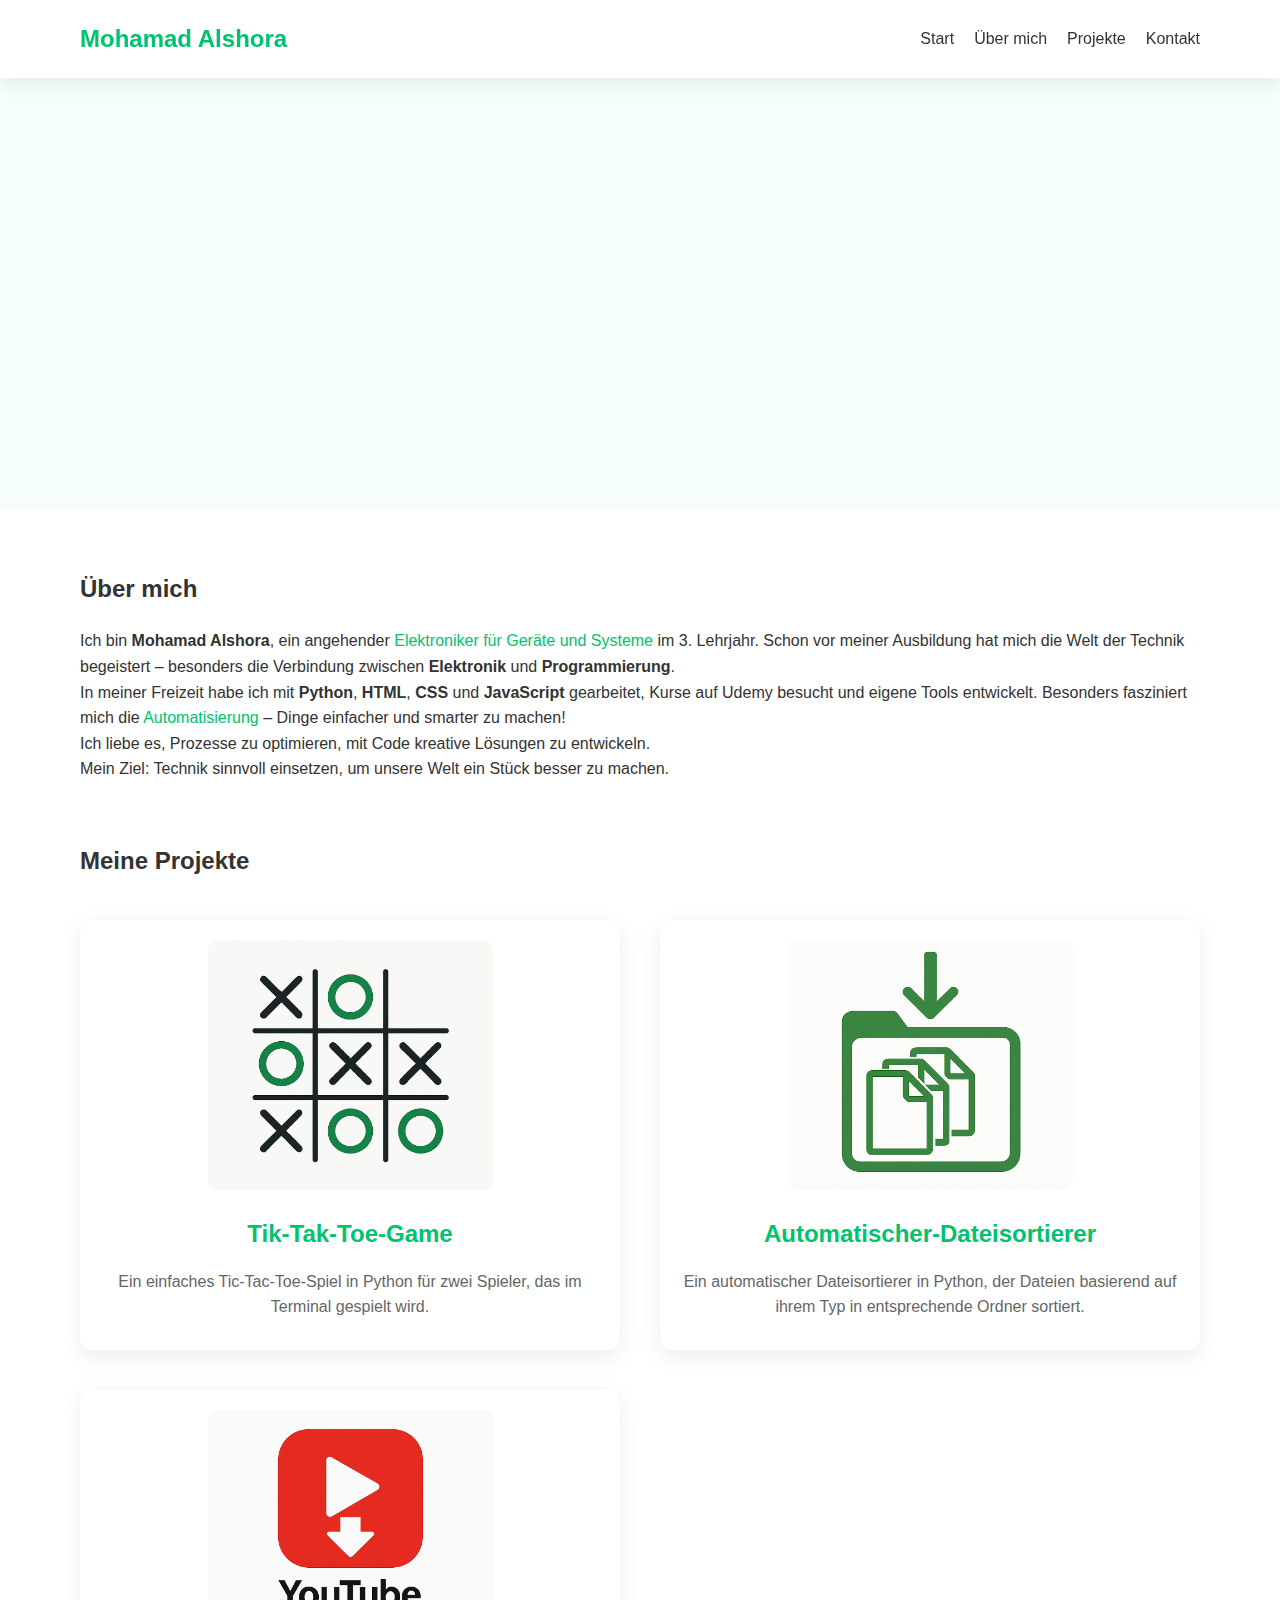
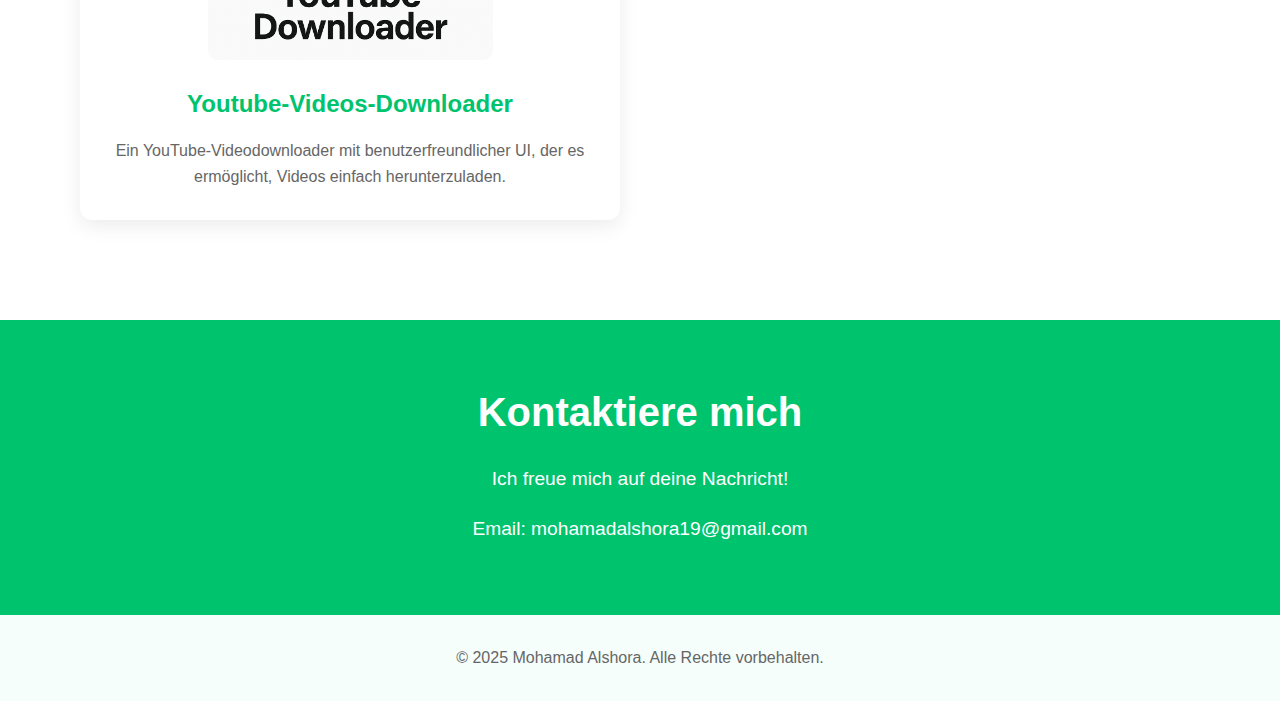
<file: index.html>
<!DOCTYPE html>
<html lang="de">
<head>
    <meta charset="UTF-8">
    <meta name="viewport" content="width=device-width, initial-scale=1.0">
    <meta name="description" content="Portfolio von Mohamad Alshora – kreative Python-Projekte.">
    <title>Mohamad Alshora</title>
    <link rel="stylesheet" href="styles.css">
</head>
<body>
    <!-- Header mit Navbar -->
    <header>
        <nav class="navbar">
            <div class="container">
                <a href="#home" class="logo">Mohamad Alshora</a>
                <ul class="nav-links">
                    <li><a href="#home">Start</a></li>
                    <li><a href="#about-me">Über mich</a></li>
                    <li><a href="#projects">Projekte</a></li>
                    <li><a href="#contact">Kontakt</a></li>
                </ul>
            </div>
        </nav>
    </header>
    
    <main>
        <!-- Home Section -->
        <section id="home">
            <div class="container home-content">
                <div class="text-content fade-in">
                    <h1><span class="highlight">Hallo!</span> Ich bin <span class="green-text">Mohamad</span></h1>
                    <p>Ich entwickle und programmiere gern kreative Projekte.</p>
                    <div class="buttons">
                        <a href="#projects" class="btn primary">Projekte ansehen</a>
                        <a href="#contact" class="btn secondary">Kontakt aufnehmen</a>
                    </div>
                </div>
                <div class="image-container fade-in">
                    <div class="shadow-box"></div> 
                    <div class="background-box"></div>
                    <img src="bilder/bild.png" alt="Profilbild" class="profile-overlap">
                </div>                       
            </div>
        </section>

        <!-- Über Mich Section -->
        <section id="about-me">
            <div class="container">
                <h2>Über mich</h2>
                <div class="about-grid">
                    <div class="about-text">
                        <p>Ich bin <strong>Mohamad Alshora</strong>, ein angehender <span class="green-text">Elektroniker für Geräte und Systeme</span> im 3. Lehrjahr. Schon vor meiner Ausbildung hat mich die Welt der Technik begeistert – besonders die Verbindung zwischen <strong>Elektronik</strong> und <strong>Programmierung</strong>.</p>
                        <p>In meiner Freizeit habe ich mit <strong>Python</strong>, <strong>HTML</strong>, <strong>CSS</strong> und <strong>JavaScript</strong> gearbeitet, Kurse auf Udemy besucht und eigene Tools entwickelt. Besonders fasziniert mich die <span class="green-text">Automatisierung</span> – Dinge einfacher und smarter zu machen!</p>
                        <p>Ich liebe es, Prozesse zu optimieren, mit Code kreative Lösungen zu entwickeln.</p>
                        <p>Mein Ziel: Technik sinnvoll einsetzen, um unsere Welt ein Stück besser zu machen.</p>
                    </div>
                </div>
            </div>
        </section>

        <!-- Projekte Section -->
        <section id="projects">
            <div class="container">
                <h2>Meine Projekte</h2>
                <div class="projects-grid">
                    <!-- Projekt 1 -->
                    <div class="project-box">
                        <a href="sites/Tik-Tak-Toe">
                            <div class="project-image">
                                <img src="bilder/X-O-Game.png" alt="Projektbild 1">
                                <img src="bilder/Tik-Tak-toe.gif" alt="Projektvorschau 1" class="gif-preview">
                            </div>
                            <h3>Tik-Tak-Toe-Game</h3>
                            <p>Ein einfaches Tic-Tac-Toe-Spiel in Python für zwei Spieler, das im Terminal gespielt wird.</p>
                        </a>
                    </div>
        
                    <!-- Projekt 2 -->
                    <div class="project-box">
                        <a href="sites/Dateisotierer">
                            <div class="project-image">
                                <img src="bilder/Automatische-Dateisortierer.png" alt="Projektbild 2">
                                <img src="bilder/Dateisortierer.gif" alt="Projektvorschau 2" class="gif-preview">
                            </div>
                            <h3>Automatischer-Dateisortierer</h3>
                            <p>Ein automatischer Dateisortierer in Python, der Dateien basierend auf ihrem Typ in entsprechende Ordner sortiert.</p>
                        </a>
                    </div>
        
                    <!-- Projekt 3 -->
                    <div class="project-box">
                        <a href="sites/YT-Downloader">
                            <div class="project-image">
                                <img src="bilder/yt-downloader.png" alt="Projektbild 3">
                                <img src="bilder/yt-downloader.gif" alt="Projektvorschau 3" class="gif-preview">
                            </div>
                            <h3>Youtube-Videos-Downloader</h3>
                            <p>Ein YouTube-Videodownloader mit benutzerfreundlicher UI, der es ermöglicht, Videos einfach herunterzuladen.</p>
                        </a>
                    </div>
                </div>
            </div>
        </section>

        <!-- Kontakt Section -->
        <section id="contact">
            <div class="container">
                <h2>Kontaktiere mich</h2>
                <p>Ich freue mich auf deine Nachricht!</p>
                <ul>
                    <li>Email: mohamadalshora19@gmail.com</li>
                </ul>
            </div>
        </section>
    </main>
    
    <footer>
        <div class="container">
            <p>&copy; 2025 Mohamad Alshora. Alle Rechte vorbehalten.</p>
        </div>
    </footer>

    <script src="script.js"></script>
</body>
</html>
</file>
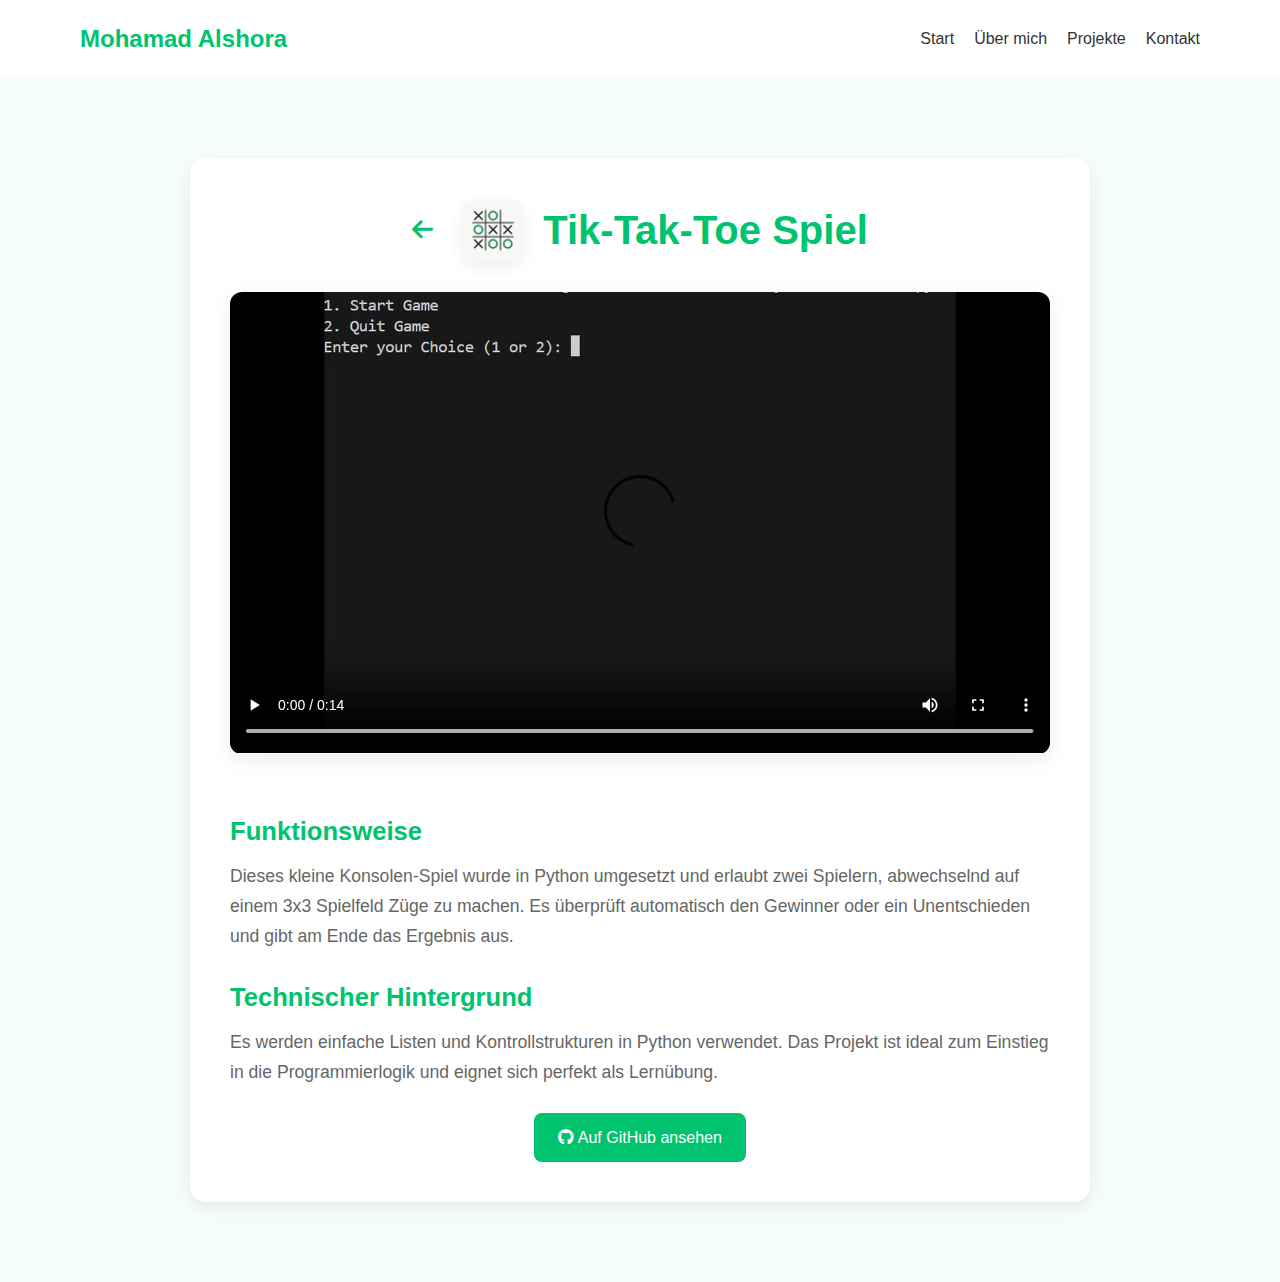
<file: sites/Tik-Tak-Toe.html>
<!DOCTYPE html>
<html lang="de">
<head>
    <meta charset="UTF-8">
    <meta name="viewport" content="width=device-width, initial-scale=1.0">
    <link rel="stylesheet" href="https://cdnjs.cloudflare.com/ajax/libs/font-awesome/6.5.0/css/all.min.css">
    <title>Tik-Tak-Toe Projekt</title>
    <link rel="stylesheet" href="../styles.css">
</head>
<body>
    <div id="navbar-container"></div>
    
    <section id="projekt-detail">
        <div class="container">
            <!-- Titel mit Bild nebendran -->
            <div class="project-header">
                <a href="../index#projects" class="back-arrow-icon" title="Zurück zur Startseite">
                    <i class="fas fa-arrow-left"></i>
                </a>
                <img src="../bilder/X-O-Game.png" alt="Tik-Tak-Toe Thumbnail" class="title-img">
                <h1 class="project-title">Tik-Tak-Toe Spiel</h1>
            </div>
            
            <!-- Video -->
            <video class="detail-video" controls>
                <source src="../videos/las-tik-tak.mp4" type="video/mp4">
                Dein Browser unterstützt dieses Videoformat nicht.
            </video>

            <!-- Beschreibung -->
            <div class="project-info">
                <h2>Funktionsweise</h2>
                <p>
                    Dieses kleine Konsolen-Spiel wurde in Python umgesetzt und erlaubt zwei Spielern,
                    abwechselnd auf einem 3x3 Spielfeld Züge zu machen. Es überprüft automatisch den
                    Gewinner oder ein Unentschieden und gibt am Ende das Ergebnis aus.
                </p>

                <h2>Technischer Hintergrund</h2>
                <p>
                    Es werden einfache Listen und Kontrollstrukturen in Python verwendet.
                    Das Projekt ist ideal zum Einstieg in die Programmierlogik und eignet sich
                    perfekt als Lernübung.
                </p>

                <!-- GitHub-Link -->
                <div style="text-align: center;">
                    <a href="https://github.com/Mohamad-Alshora/Tic-Tac-Teo-With-Python" class="github-link" target="_blank">
                        <i class="fab fa-github"></i> Auf GitHub ansehen
                    </a>
                </div>
            </div>
        </div>
    </section>
    <script>
        // Navbar laden
        fetch('navbar.html')
            .then(res => res.text())
            .then(data => {
                document.getElementById('navbar-container').innerHTML = data;
            });
    </script>
</body>
</html>
</file>
<file: styles.css>
/* Reset und Variablen */
:root {
    /* Farben */
    --primary-color: #00c36e;
    --primary-hover: #00a95e;
    --text-color: #333;
    --text-light: #666;
    --text-lighter: #888;
    --white: #ffffff;
    --background-light: #f5fefb;
    
    /* Abstände */
    --spacing-xs: 0.5rem;
    --spacing-sm: 1rem;
    --spacing-md: 1.5rem;
    --spacing-lg: 2rem;
    --spacing-xl: 3rem;
    
    /* Border Radius */
    --border-radius-sm: 8px;
    --border-radius-md: 12px;
    --border-radius-lg: 16px;
    --border-radius-xl: 30px;
    
    /* Schatten */
    --box-shadow: 0 6px 20px rgba(0, 0, 0, 0.08);
    --box-shadow-hover: 0 10px 30px rgba(0, 0, 0, 0.1);
    
    /* Transitions */
    --transition-fast: 0.2s ease;
    --transition-normal: 0.3s ease;
    
    /* Breakpoints */
    --mobile: 600px;
    --tablet: 768px;
    --desktop: 1024px;
    --large-desktop: 1200px;
}

/* Base Styles */
* {
    margin: 0;
    padding: 0;
    box-sizing: border-box;
    scroll-behavior: smooth;
}

html {
    font-size: 16px;
    scroll-behavior: smooth;
}

body {
    font-family: 'Segoe UI', sans-serif;
    background-color: var(--white);
    color: var(--text-color);
    line-height: 1.6;
    overflow-x: hidden;
}

/* Accessibility */
:focus {
    outline: 3px solid var(--primary-color);
    outline-offset: 2px;
}

.sr-only {
    position: absolute;
    width: 1px;
    height: 1px;
    padding: 0;
    margin: -1px;
    overflow: hidden;
    clip: rect(0, 0, 0, 0);
    border: 0;
}

a {
    text-decoration: none;
    transition: color var(--transition-normal);
}

.container {
    width: 90%;
    max-width: var(--large-desktop);
    margin: 0 auto;
    padding: 0 var(--spacing-sm);
}

/* Farben */
.green-text {
    color: var(--primary-color);
}

.highlight {
    color: var(--text-lighter);
}

/* Header & Navbar */
header {
    position: fixed;
    top: 0;
    left: 0;
    width: 100%;
    z-index: 1000;
}

.navbar {
    width: 100%;
    background-color: var(--white);
    padding: 20px 0;
    box-shadow: var(--box-shadow);
    transition: all var(--transition-normal);
}

.navbar .container {
    display: flex;
    justify-content: space-between;
    align-items: center;
}

.logo {
    font-size: 1.5em;
    font-weight: bold;
    color: var(--primary-color);
    transition: color var(--transition-normal);
}

.logo:hover {
    color: var(--primary-hover);
}

.nav-links {
    list-style: none;
    display: flex;
    gap: 20px;
}

.nav-links a {
    color: var(--text-color);
    font-weight: 500;
    transition: color var(--transition-normal);
}

.nav-links a:hover {
    color: var(--primary-color);
}

/* Home Section */
#home {
    background-color: var(--background-light);
    padding: 120px 0 60px;
}

.home-content {
    display: flex;
    flex-wrap: wrap;
    align-items: center;
    justify-content: center;
    text-align: center;
    gap: 40px;
}

.image-wrapper {
    border: 4px solid var(--primary-color);
    padding: 5px;
    border-radius: var(--border-radius-lg);
    box-shadow: var(--box-shadow);
    background-color: var(--white);
    transition: box-shadow var(--transition-normal);
}

.image-wrapper:hover {
    box-shadow: var(--box-shadow-hover);
}

.profile-img {
    width: 228px;
    height: 330px;
    border-radius: 50px;
    object-fit: cover;
}

.image-container {
    position: relative;
    width: 250px;
    height: 300px;
    margin: 0 auto;
    margin-bottom: 30px;
}

.shadow-box {
    position: absolute;
    top: 80px;
    left: 40%;
    transform: translateX(-50%);
    width: 250px;
    height: 273px;
    background-color: white;
    border: 3px solid black;
    border-radius: 30px;
    z-index: 0; /* Ganz hinten */
}

.background-box {
    position: absolute;
    top: 57px;
    left: 0;
    width: 100%;
    height: 91%;
    background-color: var(--primary-color);
    border-radius: 30px;
    z-index: 1;
}

.profile-overlap {
    position: absolute;
    top: 0;
    left: 50%;
    transform: translateX(-50%);
    width: 220px;
    height: auto;
    border-radius: 20px;
    object-fit: cover;
    z-index: 2;
}

.text-content h1 {
    font-size: 2.5em;
    margin-bottom: 20px;
}

.text-content p {
    font-size: 1.2em;
    margin-bottom: 30px;
    color: var(--text-light);
}

.buttons {
    display: flex;
    gap: 15px;
    justify-content: center;
}

.btn {
    padding: var(--spacing-sm) var(--spacing-md);
    font-size: 1rem;
    border-radius: var(--border-radius-sm);
    transition: all var(--transition-normal);
    cursor: pointer;
    display: inline-flex;
    align-items: center;
    justify-content: center;
    gap: var(--spacing-xs);
    min-width: 120px;
}

.btn:focus {
    outline: none;
    box-shadow: 0 0 0 3px rgba(0, 195, 110, 0.3);
}

.btn:active {
    transform: translateY(1px);
}

.primary {
    background-color: var(--primary-color);
    color: var(--white);
    border: none;
}

.primary:hover {
    background-color: var(--primary-hover);
    box-shadow: var(--box-shadow-hover);
}

.secondary {
    background-color: transparent;
    color: var(--primary-color);
    border: 2px solid var(--primary-color);
}

.secondary:hover {
    background-color: var(--primary-color);
    color: var(--white);
    box-shadow: var(--box-shadow-hover);
}

/* Projekte Section */
#projects {
    padding: 60px 0;
}

.projects-grid {
    display: grid;
    grid-template-columns: repeat(2, 1fr); /* Zwei Boxen nebeneinander */
    gap: 40px;
    margin-top: 40px;
    margin-bottom: 40px;
}

.project-box {
    background-color: var(--white);
    padding: 20px;
    border-radius: var(--border-radius-md);
    box-shadow: var(--box-shadow);
    text-align: center;
    transition: all var(--transition-normal);
    display: flex;
    flex-direction: column;
    align-items: center;
}

.project-box:hover {
    transform: translateY(-5px);
    box-shadow: var(--box-shadow-hover);
}

.project-image {
    position: relative;
    width: 100%;
    margin-bottom: 15px;
    display: flex;
    justify-content: center;
    align-items: center;
}

.project-image img {
    width: 57%;
    object-fit: cover;
    border-radius: 10px;
    margin-bottom: 10px;
    margin-left: auto;
    margin-right: auto;
}

/* Standardgröße für größere Bildschirme (Desktop) */
@media (min-width: 1025px) {
    .project-image img {
        height: 250px;
    }
}

/* Für Tablets (ab 768px bis 1024px) */
@media (max-width: 1024px) {
    .project-image img {
        height: 200px;
    }
}

/* Für Mobile Geräte (bis 768px) */
@media (max-width: 768px) {
    .project-image img {
        height: 180px; /* Bildhöhe für Mobile */
    }
}

.project-box .gif-preview {
    position: absolute;
    top: 0;
    left: 0;
    width: 100%;
    height: 100%;
    object-fit: cover;
    opacity: 0;
    transition: opacity 0.3s ease;
    border-radius: 10px;
}

.project-box:hover .gif-preview {
    opacity: 1; /* GIF wird beim Hover sichtbar */
}

.project-box h3 {
    font-size: 1.5em;
    color: var(--primary-color);
    margin: 15px 0;
}

.project-box p {
    font-size: 1em;
    color: var(--text-light);
    margin-bottom: 10px;
}

/* Kontakt Section */
#contact {
    background-color: var(--primary-color);
    color: var(--white);
    padding: 60px 0;
    text-align: center;
}

#contact h2 {
    font-size: 2.5em;
    margin-bottom: 20px;
}

#contact p {
    font-size: 1.2em;
    margin-bottom: 20px;
}

#contact ul {
    list-style-type: none;
}

#contact li {
    font-size: 1.2em;
    margin: 10px 0;
}


footer {
    background-color: var(--background-light);
    padding: 30px 0;
    text-align: center;
    color: var(--text-light);
}

/* Responsive Design */
@media (max-width: 768px) {
    .home-content {
        flex-direction: column;
        text-align: center;
    }

    .projects-grid {
        grid-template-columns: 1fr;
    }

    .nav-links {
        display: none; /* Für mobile Ansicht sollte hier ein Hamburger-Menü implementiert werden */
    }
}

@media (max-width: 600px) {
    html {
        font-size: 14px;
    }
    
    .container {
        width: 95%;
    }
    
    .btn {
        width: 100%;
    }
    
    .text-content h1 {
        font-size: 2em;
    }
}

/* Animation Utilities */
.fade-in {
    opacity: 0;
    animation: fadeIn 1s ease forwards;
}

@keyframes fadeIn {
    from {
        opacity: 0;
        transform: translateY(20px);
    }
    to {
        opacity: 1;
        transform: translateY(0);
    }
}

/* Verbesserte Hover Effects */
.hover-lift {
    transition: transform var(--transition-normal);
}

.hover-lift:hover {
    transform: translateY(-5px);
    box-shadow: var(--box-shadow-hover);
}

.hover-scale {
    transition: transform var(--transition-normal);
}

.hover-scale:hover {
    transform: scale(1.05);
    box-shadow: var(--box-shadow-hover);
}

/* Projekt Detail Seite */
#projekt-detail {
    padding: 80px 20px;
    background-color: var(--background-light);
}

#projekt-detail .container {
    background-color: var(--white);
    border-radius: var(--border-radius-lg);
    padding: 40px;
    box-shadow: var(--box-shadow);
    max-width: 900px;
    margin: 0 auto;
    position: relative;
}

.detail-video {
    width: 100%;
    border-radius: var(--border-radius-md);
    box-shadow: var(--box-shadow);
    margin-bottom: 30px;
}

.project-info {
    margin-top: 20px;
}

.project-info h2 {
    color: var(--primary-color);
    font-size: 1.6em;
    margin-bottom: 10px;
}

.project-info p {
    font-size: 1.1em;
    line-height: 1.7;
    color: var(--text-light);
    margin-bottom: 25px;
}

.github-link {
    display: inline-block;
    background-color: var(--primary-color);
    color: var(--white);
    padding: 12px 24px;
    border-radius: var(--border-radius-sm);
    text-decoration: none;
    transition: all var(--transition-normal);
}

.github-link:hover {
    background-color: var(--primary-hover);
    box-shadow: var(--box-shadow-hover);
}

/* Kleines Bild in die Ecke */
.small-corner-img {
    position: absolute;
    top: 20px;
    right: 20px;
    width: 80px;
    height: auto;
    border-radius: var(--border-radius-sm);
    opacity: 0.8;
    box-shadow: var(--box-shadow);
}

.project-header {
    display: flex;
    align-items: center;
    justify-content: center;
    gap: 20px;
    margin-bottom: 30px;
    flex-wrap: wrap;
    position: relative;
}

.back-arrow-icon {
    font-size: 1.5em;
    color: var(--primary-color);
    margin-right: 10px;
    text-decoration: none;
    transition: color var(--transition-normal);
}

.back-arrow-icon:hover {
    color: var(--primary-hover);
}

.title-img {
    width: 60px;
    height: 60px;
    object-fit: cover;
    border-radius: var(--border-radius-sm);
    box-shadow: var(--box-shadow);
    opacity: 0.95;
}

.project-title {
    font-size: 2.5em;
    color: var(--primary-color);
    margin: 0;
}

/* Sortier-Layout für Animationen */
.sortier-layout {
    display: flex;
    gap: 30px;
    align-items: flex-start;
    justify-content: flex-start;
    flex-wrap: wrap;
}

.unsorted-section {
    display: flex;
    flex-direction: column;
    gap: 20px;
    max-width: 275px;
    width: 100%;
}

.sorted-section {
    display: flex;
    flex-direction: column;
    gap: 20px;
    max-width: 275px;
    width: 100%;
}

.sorted-section .folder-box {
    max-width: 275px;
    width: 100%;
}

/* Folder Box Styles */
.folder-box {
    background-color: var(--white);
    border: 2px solid var(--primary-color);
    border-radius: var(--border-radius-md);
    padding: 15px;
    min-height: 150px;
    box-shadow: var(--box-shadow);
    transition: all var(--transition-normal);
}

.folder-box:hover {
    box-shadow: var(--box-shadow-hover);
}

.folder-box h4 {
    margin-bottom: 10px;
    color: var(--primary-color);
}

.folder-box.unsorted {
    background-color: var(--background-light);
}

/* File Styles */
.file {
    background-color: var(--white);
    padding: 8px 12px;
    margin-bottom: 8px;
    border-radius: var(--border-radius-sm);
    box-shadow: 0 2px 5px rgba(0, 0, 0, 0.05);
    transition: all var(--transition-normal);
}

.file:hover {
    transform: translateX(5px);
    box-shadow: var(--box-shadow);
}

/* Sort Button */
.sort-button {
    background-color: var(--primary-color);
    color: var(--white);
    border: none;
    padding: 10px 20px;
    border-radius: var(--border-radius-sm);
    cursor: pointer;
    font-weight: bold;
    transition: all var(--transition-normal);
}

.sort-button:hover {
    background-color: var(--primary-hover);
    box-shadow: var(--box-shadow-hover);
}

/* YouTube Downloader Styles */
.yt-input {
    width: 100%;
    padding: 10px;
    margin-bottom: 10px;
    border: 1px solid #ddd;
    border-radius: var(--border-radius-sm);
}

.yt-format {
    width: 100%;
    padding: 10px;
    margin-bottom: 10px;
    border: 1px solid #ddd;
    border-radius: var(--border-radius-sm);
}

/* Responsive für Projekt-Detail */
@media (max-width: 768px) {
    .sortier-layout {
        flex-direction: column;
        align-items: center;
    }
    
    .unsorted-section,
    .sorted-section .folder-box {
        max-width: 90%;
    }
    
    .project-header {
        flex-direction: column;
    }
    
    .title-img {
        margin-bottom: 10px;
    }
    
    .project-title {
        font-size: 2em;
        text-align: center;
    }
    
    .back-arrow-icon {
        align-self: flex-start;
        margin-bottom: 10px;
    }
}

@media (max-width: 600px) {
    .project-header {
        flex-direction: column;
    }
    
    .title-img {
        width: 50px;
        height: 50px;
        object-fit: cover;
        border-radius: var(--border-radius-sm);
    }
    
    .project-title {
        font-size: 1.5em;
    }
    
    .back-arrow-icon {
        position: static;
        margin-bottom: 15px;
    }
}

#about-me {
    padding-top: 60px;
}

#about-me .container h2{
    padding-bottom: 20px;
} 

@media (max-width: 600px) {
    .about-text {
        text-align: center;
    }
}
</file>
